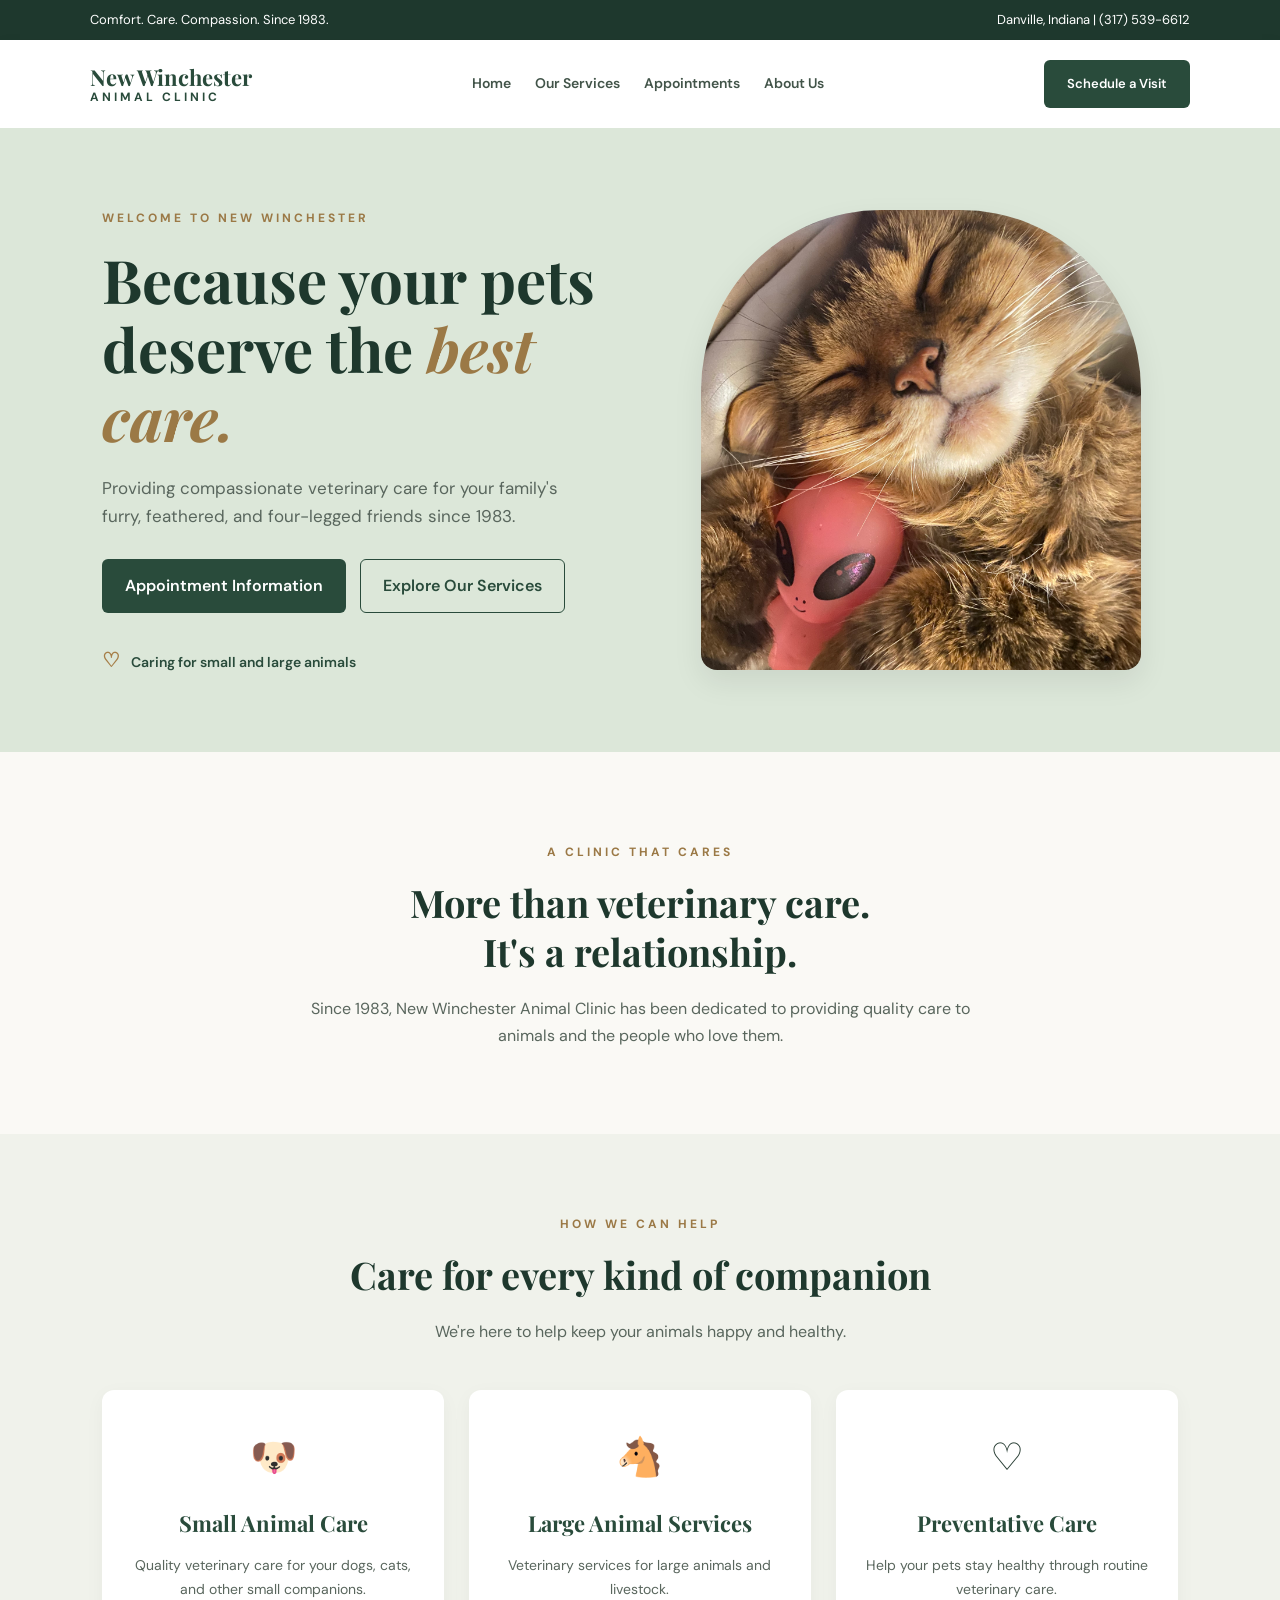
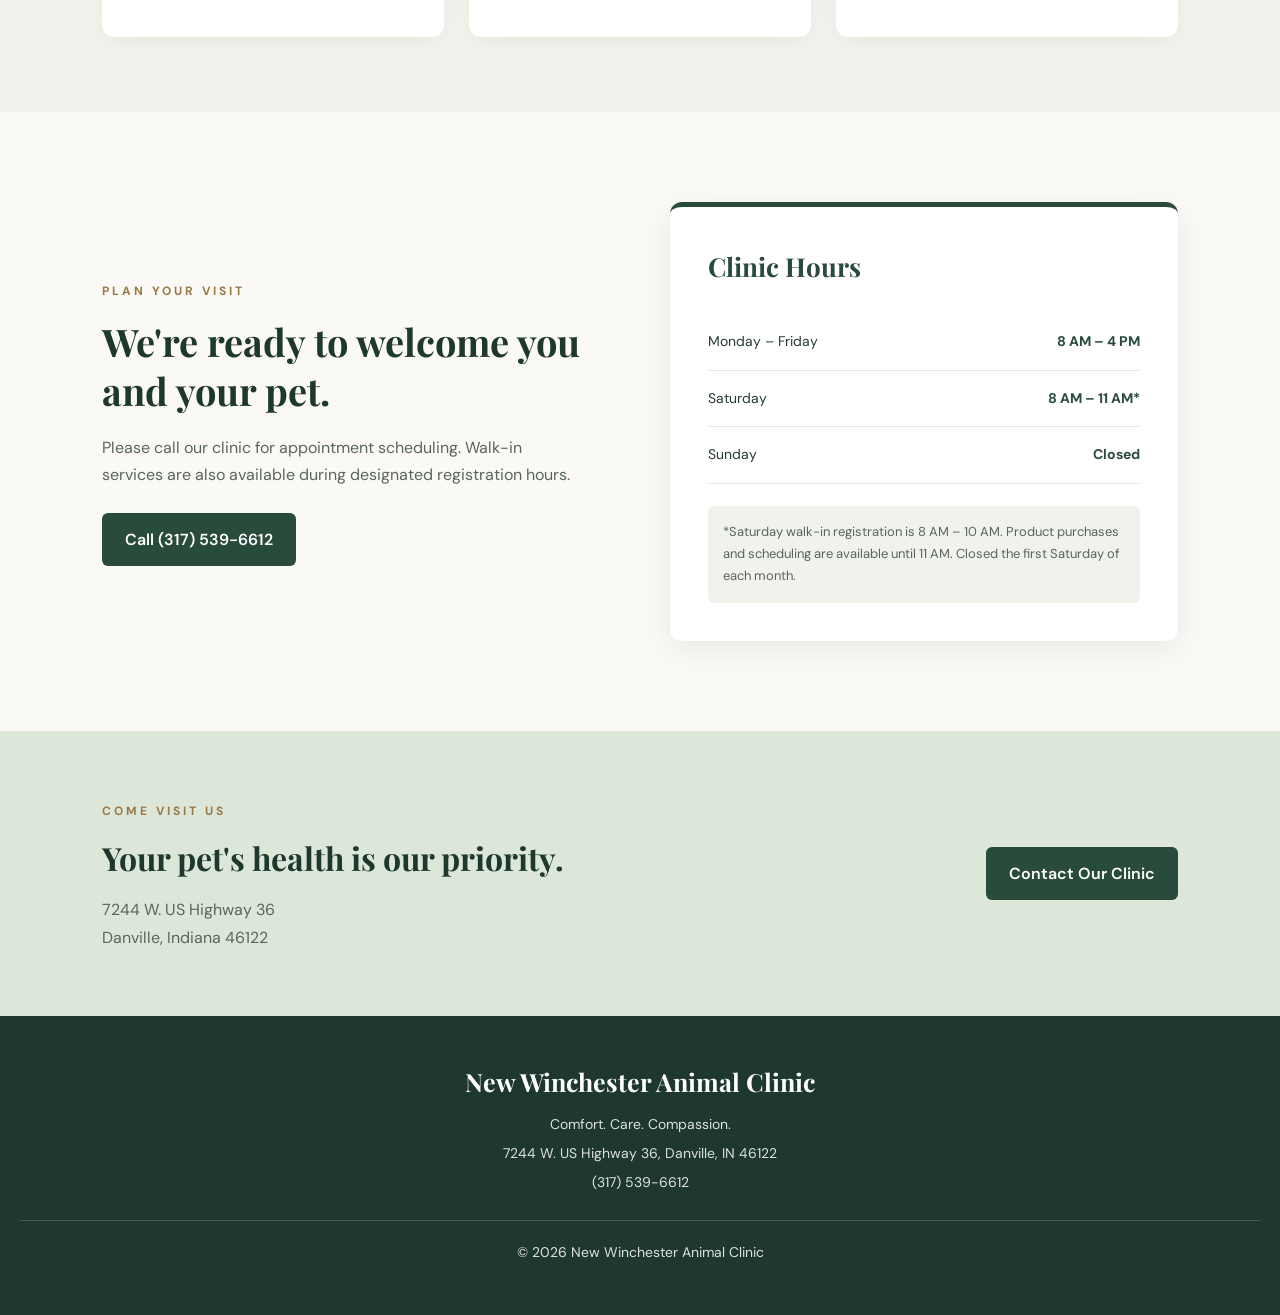
<file: index.html>
<!DOCTYPE html>
<html lang="en">
<head>
    <meta charset="UTF-8">
    <meta name="viewport" content="width=device-width, initial-scale=1.0">
    <title>New Winchester Animal Clinic</title>
    <link rel="stylesheet" href="styles.css">
    <link rel="preconnect" href="https://fonts.googleapis.com">
    <link rel="preconnect" href="https://fonts.gstatic.com" crossorigin>
    <link href="https://fonts.googleapis.com/css2?family=DM+Sans:wght@400;500;600;700&family=Playfair+Display:wght@600;700&display=swap" rel="stylesheet">
</head>

<body>

    <header class="top-bar">
        <p>Comfort. Care. Compassion. Since 1983.</p>
        <p>Danville, Indiana | (317) 539-6612</p>
    </header>

    
<nav class="navbar">
    <a href="index.html" class="logo">
        New Winchester
        <span>Animal Clinic</span>
    </a>

    <div class="nav-links">
        <a href="index.html">Home</a>
        <a href="services.html">Our Services</a>
        <a href="appointments.html">Appointments</a>
        <a href="about_us.html">About Us</a>
    </div>

    <a href="appointments.html" class="nav-button">
        Schedule a Visit
    </a>
</nav>


    <main>

        <section class="hero">
            <div class="hero-content">
                <span class="eyebrow">WELCOME TO NEW WINCHESTER</span>

                <h1>Because your pets deserve the <em>best care.</em></h1>

                <p>
                    Providing compassionate veterinary care for your
                    family's furry, feathered, and four-legged friends
                    since 1983.
                </p>

                <div class="hero-buttons">
                    <a href="#appointments" class="primary-button">
                        Appointment Information
                    </a>

                    <a href="#services" class="secondary-button">
                        Explore Our Services
                    </a>
                </div>

                <div class="hero-note">
                    <span>♡</span>
                    Caring for small and large animals
                </div>
            </div>

            <div class="hero-image">
                <img src="images/cat1.jpeg" alt="Cat at the veterinary clinic">
            </div>
        </section>

        <section class="welcome-section">
            <span class="eyebrow">A CLINIC THAT CARES</span>
            <h2>More than veterinary care.<br>It's a relationship.</h2>

            <p>
                Since 1983, New Winchester Animal Clinic has been
                dedicated to providing quality care to animals
                and the people who love them.
            </p>
        </section>

        <section class="services-section" id="services">
            <div class="section-heading">
                <span class="eyebrow">HOW WE CAN HELP</span>
                <h2>Care for every kind of companion</h2>
                <p>We're here to help keep your animals happy and healthy.</p>
            </div>

            <div class="service-grid">

                <div class="service-card">
                    <div class="service-icon">🐶</div>
                    <h3>Small Animal Care</h3>
                    <p>
                        Quality veterinary care for your dogs,
                        cats, and other small companions.
                    </p>
                </div>

                <div class="service-card">
                    <div class="service-icon">🐴</div>
                    <h3>Large Animal Services</h3>
                    <p>
                        Veterinary services for large animals
                        and livestock.
                    </p>
                </div>

                <div class="service-card">
                    <div class="service-icon">♡</div>
                    <h3>Preventative Care</h3>
                    <p>
                        Help your pets stay healthy through
                        routine veterinary care.
                    </p>
                </div>

            </div>
        </section>

        <section class="appointment-section" id="appointments">

            <div class="appointment-intro">
                <span class="eyebrow">PLAN YOUR VISIT</span>
                <h2>We're ready to welcome you and your pet.</h2>

                <p>
                    Please call our clinic for appointment scheduling.
                    Walk-in services are also available during designated
                    registration hours.
                </p>

                <a href="tel:3175396612" class="primary-button">
                    Call (317) 539-6612
                </a>
            </div>

            <div class="hours-card" id="hours">
                <h3>Clinic Hours</h3>

                <div class="hours-row">
                    <span>Monday – Friday</span>
                    <strong>8 AM – 4 PM</strong>
                </div>

                <div class="hours-row">
                    <span>Saturday</span>
                    <strong>8 AM – 11 AM*</strong>
                </div>

                <div class="hours-row">
                    <span>Sunday</span>
                    <strong>Closed</strong>
                </div>

                <div class="hours-note">
                    *Saturday walk-in registration is 8 AM – 10 AM.
                    Product purchases and scheduling are available
                    until 11 AM. Closed the first Saturday of each month.
                </div>
            </div>

        </section>

        <section class="contact-section" id="contact">
            <div>
                <span class="eyebrow">COME VISIT US</span>
                <h2>Your pet's health is our priority.</h2>
                <p>
                    7244 W. US Highway 36<br>
                    Danville, Indiana 46122
                </p>
            </div>

            <a href="tel:3175396612" class="primary-button">
                Contact Our Clinic
            </a>
        </section>

    </main>

    <footer class="footer">
        <h3>New Winchester Animal Clinic</h3>
        <p>Comfort. Care. Compassion.</p>
        <p>7244 W. US Highway 36, Danville, IN 46122</p>
        <p>(317) 539-6612</p>
        <p class="copyright">
            © 2026 New Winchester Animal Clinic
        </p>
    </footer>

</body>
</html>
</file>
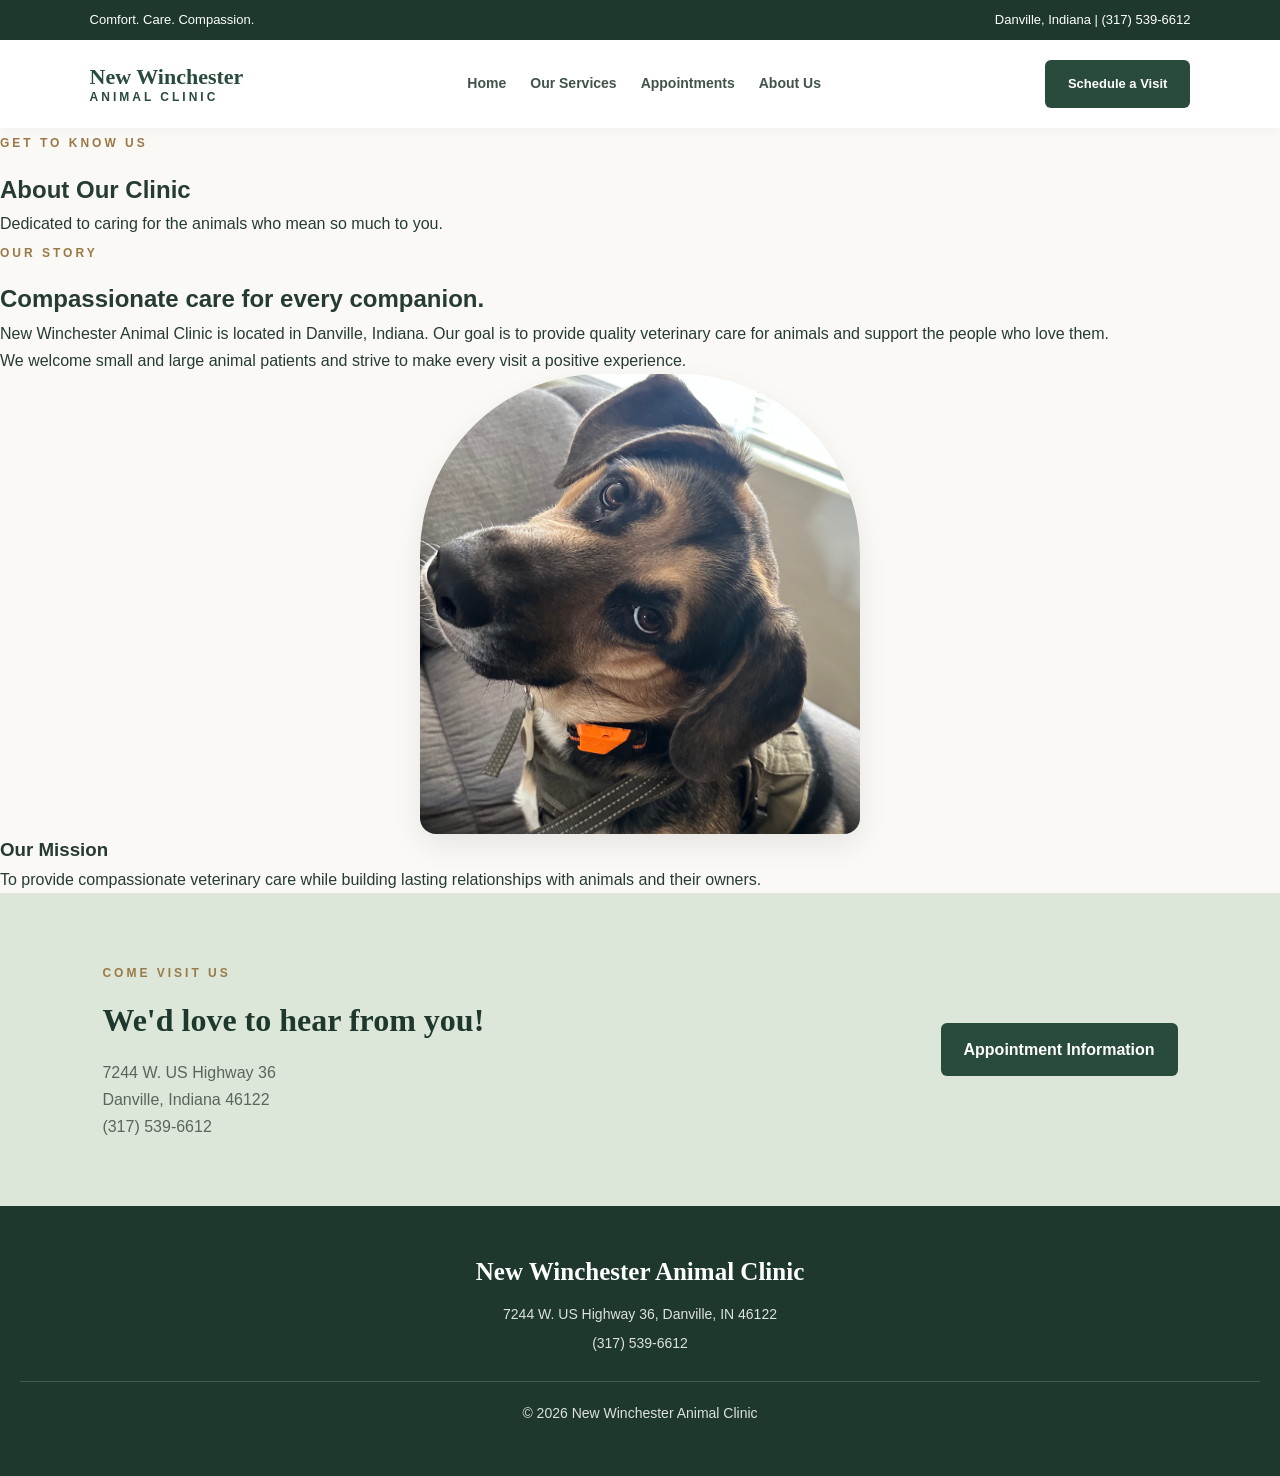
<file: about_us.html>
<!DOCTYPE html>
<html lang="en">
<head>
    <meta charset="UTF-8">
    <meta name="viewport" content="width=device-width, initial-scale=1.0">
    <title>About Us | New Winchester Animal Clinic</title>
    <link rel="stylesheet" href="styles.css">
</head>

<body>

<header class="top-bar">
    <p>Comfort. Care. Compassion.</p>
    <p>Danville, Indiana | (317) 539-6612</p>
</header>

<nav class="navbar">
    <a href="index.html" class="logo">
        New Winchester
        <span>Animal Clinic</span>
    </a>

    <div class="nav-links">
        <a href="index.html">Home</a>
        <a href="services.html">Our Services</a>
        <a href="appointments.html">Appointments</a>
        <a href="about_us.html">About Us</a>
    </div>

    <a href="appointments.html" class="nav-button">
        Schedule a Visit
    </a>
</nav>

<main>

    <section class="page-hero">
        <span class="eyebrow">GET TO KNOW US</span>
        <h1>About Our Clinic</h1>
        <p>Dedicated to caring for the animals who mean so much to you.</p>
    </section>

    <section class="page-content">

        <div class="appointment-layout">

            <div>
                <span class="eyebrow">OUR STORY</span>
                <h2>Compassionate care for every companion.</h2>

                <p>
                    New Winchester Animal Clinic is located in
                    Danville, Indiana. Our goal is to provide
                    quality veterinary care for animals and
                    support the people who love them.
                </p>

                <p>
                    We welcome small and large animal patients
                    and strive to make every visit a positive
                    experience.
                </p>
            </div>

            <div class="hero-image">
                <img
                    src="images/dog1.jpeg" alt="Dog tilting its head">        
            </div>

        </div>

        <div class="appointment-info">
            <h3>Our Mission</h3>

            <p>
                To provide compassionate veterinary care
                while building lasting relationships with
                animals and their owners.
            </p>
        </div>

        <div class="contact-section">
            <div>
                <span class="eyebrow">COME VISIT US</span>
                <h2>We'd love to hear from you!</h2>

                <p>
                    7244 W. US Highway 36<br>
                    Danville, Indiana 46122
                </p>

                <p>(317) 539-6612</p>
            </div>

            <a href="appointments.html" class="primary-button">
                Appointment Information
            </a>
        </div>

    </section>

</main>

<footer class="footer">
    <h3>New Winchester Animal Clinic</h3>
    <p>7244 W. US Highway 36, Danville, IN 46122</p>
    <p>(317) 539-6612</p>
    <p class="copyright">© 2026 New Winchester Animal Clinic</p>
</footer>

</body>
</html>
</file>
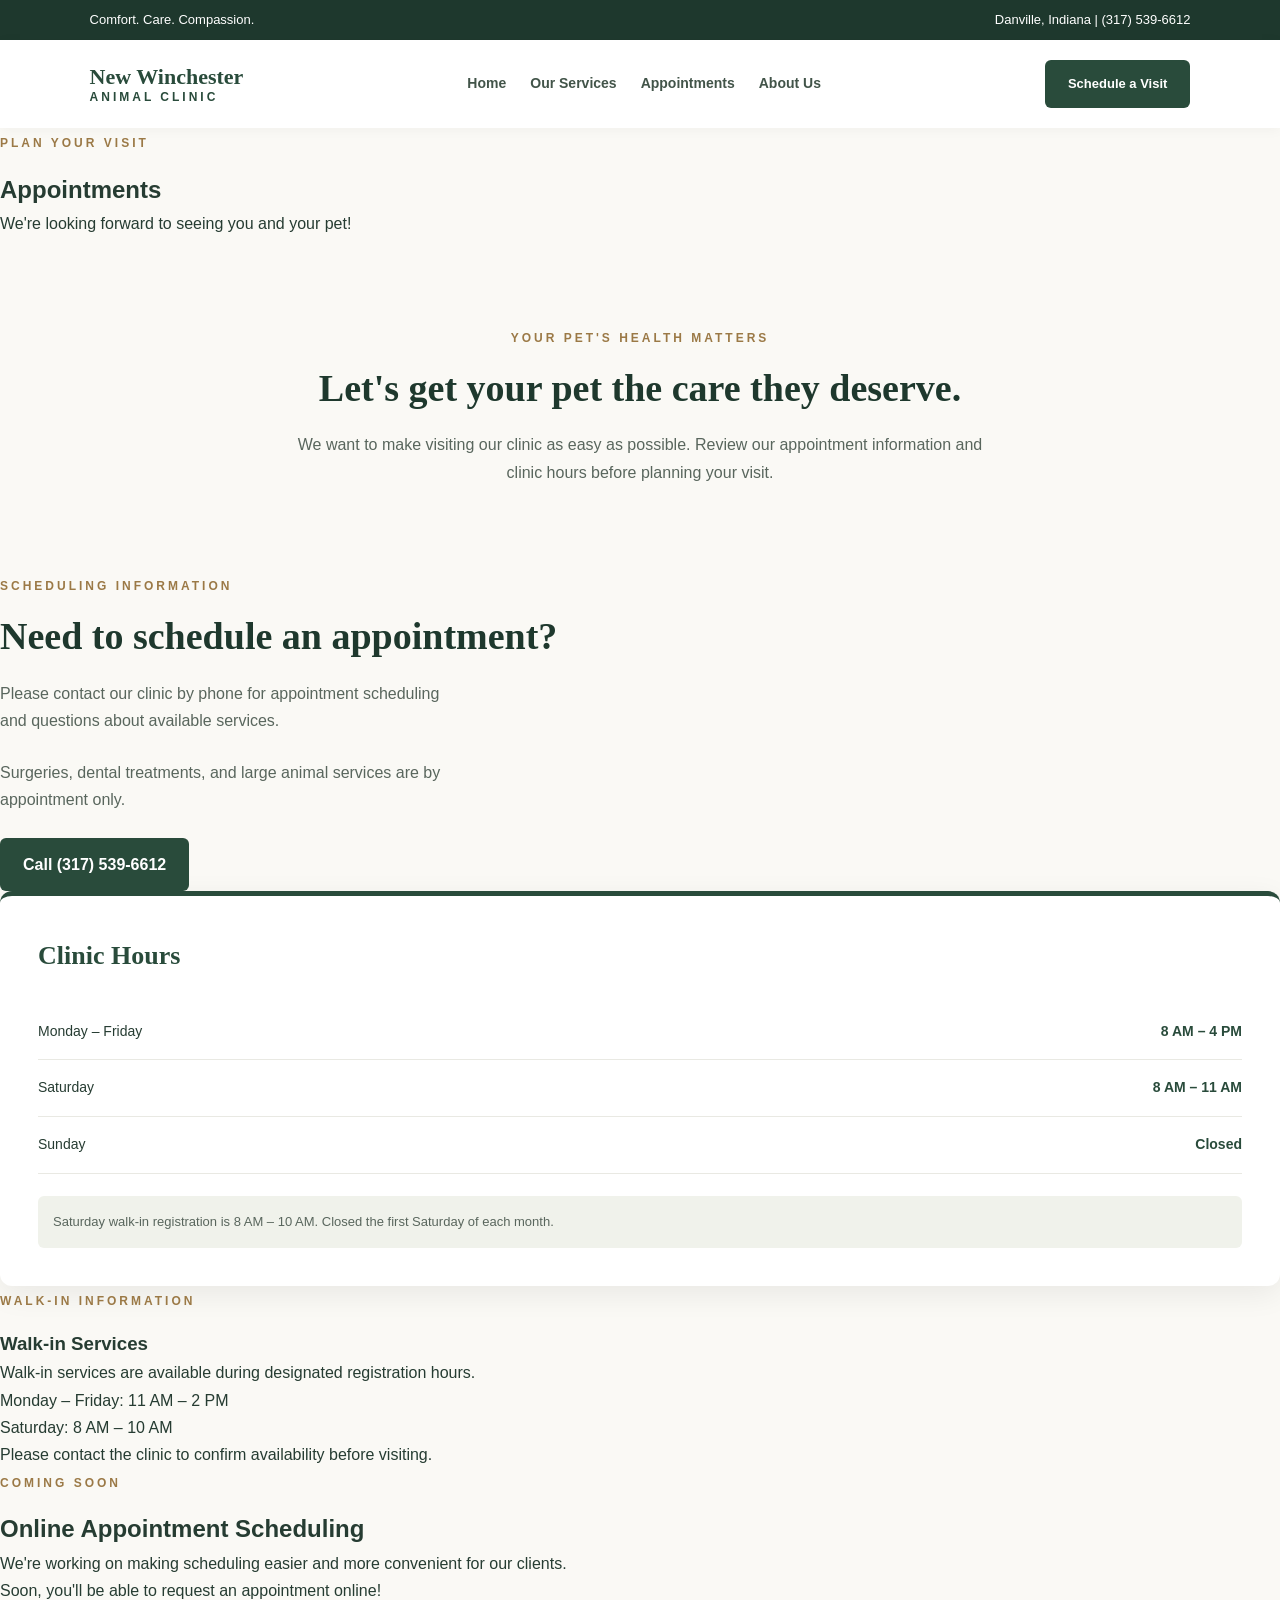
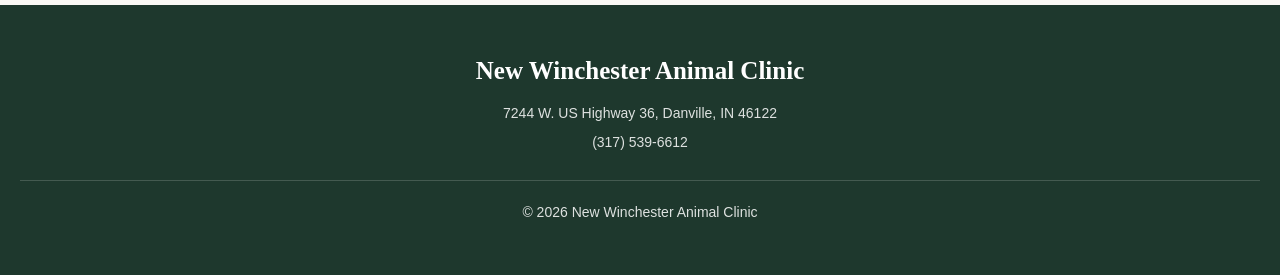
<file: appointments.html>
<!DOCTYPE html>
<html lang="en">
<head>
    <meta charset="UTF-8">
    <meta name="viewport" content="width=device-width, initial-scale=1.0">
    <title>Appointments | New Winchester Animal Clinic</title>
    <link rel="stylesheet" href="styles.css">
</head>

<body>

<header class="top-bar">
    <p>Comfort. Care. Compassion.</p>
    <p>Danville, Indiana | (317) 539-6612</p>
</header>

<nav class="navbar">
    <a href="index.html" class="logo">
        New Winchester
        <span>Animal Clinic</span>
    </a>

    <div class="nav-links">
        <a href="index.html">Home</a>
        <a href="services.html">Our Services</a>
        <a href="appointments.html">Appointments</a>
        <a href="about_us.html">About Us</a>
    </div>

    <a href="appointments.html" class="nav-button">
        Schedule a Visit
    </a>
</nav>

<main>

    <!-- Page Heading -->
    <section class="page-hero">
        <span class="eyebrow">PLAN YOUR VISIT</span>
        <h1>Appointments</h1>
        <p>We're looking forward to seeing you and your pet!</p>
    </section>

    <!-- Appointment Introduction -->
    <section class="welcome-section">

        <span class="eyebrow">YOUR PET'S HEALTH MATTERS</span>

        <h2>Let's get your pet the care they deserve.</h2>

        <p>
            We want to make visiting our clinic as easy
            as possible. Review our appointment information
            and clinic hours before planning your visit.
        </p>

    </section>

    <!-- Appointment Information -->
    <section class="page-content">

        <div class="appointment-layout">

            <div class="appointment-intro">

                <span class="eyebrow">SCHEDULING INFORMATION</span>

                <h2>Need to schedule an appointment?</h2>

                <p>
                    Please contact our clinic by phone
                    for appointment scheduling and questions
                    about available services.
                </p>

                <p>
                    Surgeries, dental treatments, and
                    large animal services are by appointment only.
                </p>

                <a href="tel:3175396612" class="primary-button">
                    Call (317) 539-6612
                </a>

            </div>

            <div class="hours-card">

                <h3>Clinic Hours</h3>

                <div class="hours-row">
                    <span>Monday – Friday</span>
                    <strong>8 AM – 4 PM</strong>
                </div>

                <div class="hours-row">
                    <span>Saturday</span>
                    <strong>8 AM – 11 AM</strong>
                </div>

                <div class="hours-row">
                    <span>Sunday</span>
                    <strong>Closed</strong>
                </div>

                <div class="hours-note">
                    Saturday walk-in registration is
                    8 AM – 10 AM. Closed the first
                    Saturday of each month.
                </div>

            </div>

        </div>

        <!-- Walk-In Information -->
        <div class="appointment-info">

            <span class="eyebrow">WALK-IN INFORMATION</span>

            <h3>Walk-in Services</h3>

            <p>
                Walk-in services are available during
                designated registration hours.
            </p>

            <p>
                Monday – Friday: 11 AM – 2 PM
            </p>

            <p>
                Saturday: 8 AM – 10 AM
            </p>

            <p>
                Please contact the clinic to confirm
                availability before visiting.
            </p>

        </div>

        <!-- Future Online Scheduling Feature -->
        <section class="online-booking">

            <span class="eyebrow">COMING SOON</span>

            <h2>Online Appointment Scheduling</h2>

            <p>
                We're working on making scheduling
                easier and more convenient for our clients.
            </p>

            <p>
                Soon, you'll be able to request an
                appointment online!
            </p>

            <!-- Future booking form will go here -->

        </section>

    </section>

</main>

<footer class="footer">
    <h3>New Winchester Animal Clinic</h3>
    <p>7244 W. US Highway 36, Danville, IN 46122</p>
    <p>(317) 539-6612</p>
    <p class="copyright">
        © 2026 New Winchester Animal Clinic
    </p>
</footer>

</body>
</html>
</file>
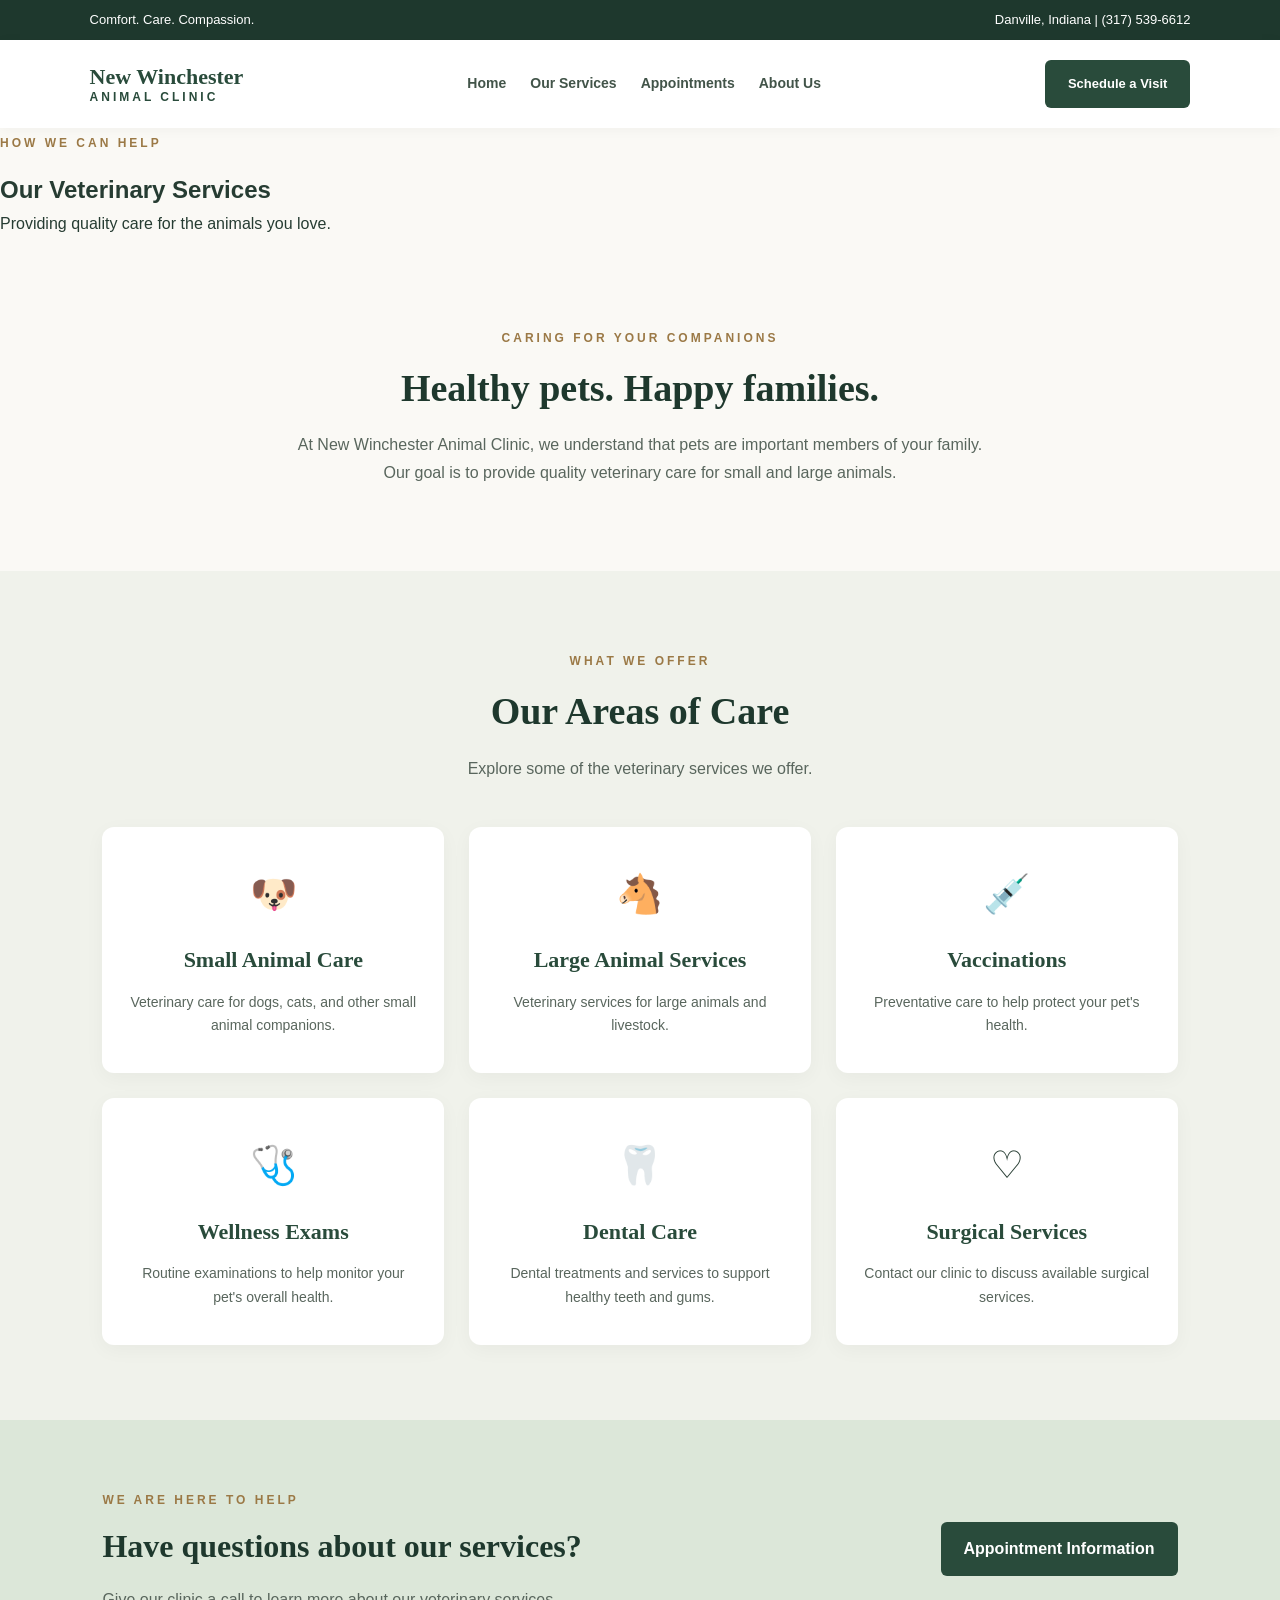
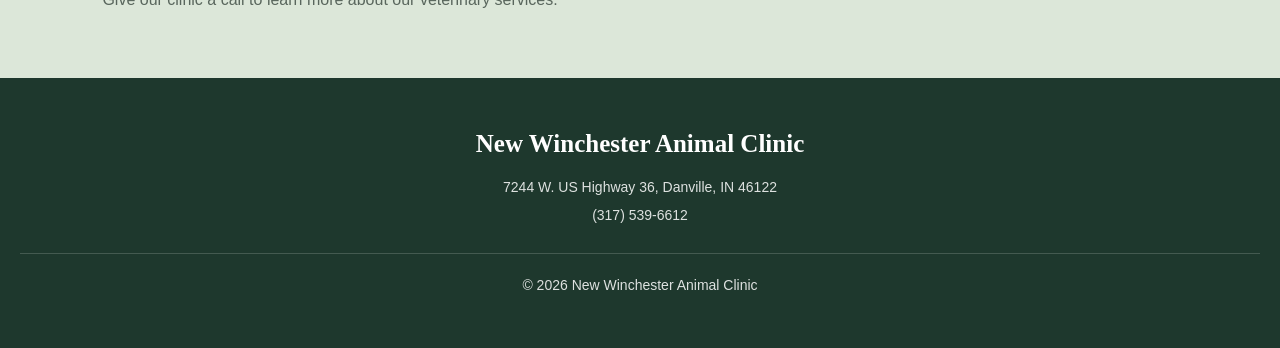
<file: services.html>
<!DOCTYPE html>
<html lang="en">
<head>
    <meta charset="UTF-8">
    <meta name="viewport" content="width=device-width, initial-scale=1.0">
    <title>Our Services | New Winchester Animal Clinic</title>
    <link rel="stylesheet" href="styles.css">
</head>

<body>

<header class="top-bar">
    <p>Comfort. Care. Compassion.</p>
    <p>Danville, Indiana | (317) 539-6612</p>
</header>

<nav class="navbar">
    <a href="index.html" class="logo">
        New Winchester
        <span>Animal Clinic</span>
    </a>

    <div class="nav-links">
        <a href="index.html">Home</a>
        <a href="services.html">Our Services</a>
        <a href="appointments.html">Appointments</a>
        <a href="about_us.html">About Us</a>
    </div>

    <a href="appointments.html" class="nav-button">
        Schedule a Visit
    </a>
</nav>

<main>

    <!-- Page Heading -->
    <section class="page-hero">
        <span class="eyebrow">HOW WE CAN HELP</span>
        <h1>Our Veterinary Services</h1>
        <p>Providing quality care for the animals you love.</p>
    </section>

    <!-- Introduction -->
    <section class="welcome-section">
        <span class="eyebrow">CARING FOR YOUR COMPANIONS</span>

        <h2>Healthy pets. Happy families.</h2>

        <p>
            At New Winchester Animal Clinic, we understand
            that pets are important members of your family.
            Our goal is to provide quality veterinary care
            for small and large animals.
        </p>
    </section>

    <!-- Services -->
    <section class="services-section" id="services">

        <div class="section-heading">
            <span class="eyebrow">WHAT WE OFFER</span>
            <h2>Our Areas of Care</h2>
            <p>Explore some of the veterinary services we offer.</p>
        </div>

        <div class="service-grid">

            <div class="service-card">
                <div class="service-icon">🐶</div>
                <h3>Small Animal Care</h3>
                <p>
                    Veterinary care for dogs, cats, and
                    other small animal companions.
                </p>
            </div>

            <div class="service-card">
                <div class="service-icon">🐴</div>
                <h3>Large Animal Services</h3>
                <p>
                    Veterinary services for large animals
                    and livestock.
                </p>
            </div>

            <div class="service-card">
                <div class="service-icon">💉</div>
                <h3>Vaccinations</h3>
                <p>
                    Preventative care to help protect
                    your pet's health.
                </p>
            </div>

            <div class="service-card">
                <div class="service-icon">🩺</div>
                <h3>Wellness Exams</h3>
                <p>
                    Routine examinations to help monitor
                    your pet's overall health.
                </p>
            </div>

            <div class="service-card">
                <div class="service-icon">🦷</div>
                <h3>Dental Care</h3>
                <p>
                    Dental treatments and services
                    to support healthy teeth and gums.
                </p>
            </div>

            <div class="service-card">
                <div class="service-icon">♡</div>
                <h3>Surgical Services</h3>
                <p>
                    Contact our clinic to discuss
                    available surgical services.
                </p>
            </div>

        </div>
    </section>

    <!-- Call to Action -->
    <section class="contact-section">

        <div>
            <span class="eyebrow">WE ARE HERE TO HELP</span>

            <h2>Have questions about our services?</h2>

            <p>
                Give our clinic a call to learn more
                about our veterinary services.
            </p>
        </div>

        <a href="appointments.html" class="primary-button">
            Appointment Information
        </a>

    </section>

</main>

<footer class="footer">
    <h3>New Winchester Animal Clinic</h3>
    <p>7244 W. US Highway 36, Danville, IN 46122</p>
    <p>(317) 539-6612</p>
    <p class="copyright">
        © 2026 New Winchester Animal Clinic
    </p>
</footer>

</body>
</html>
</file>
<file: styles.css>
/* RESET */
* {
    margin: 0;
    padding: 0;
    box-sizing: border-box;
}

html {
    scroll-behavior: smooth;
}

body {
    font-family: 'DM Sans', sans-serif;
    background: #faf9f5;
    color: #263c32;
    line-height: 1.7;
}

:root {
    --green: #294b3b;
    --dark-green: #1e382d;
    --sage: #dce7d9;
    --cream: #faf9f5;
    --gold: #c99b59;
    --text: #59665d;
}

/* TOP BAR */
.top-bar {
    background: var(--dark-green);
    color: white;
    padding: 9px 7%;
    display: flex;
    justify-content: space-between;
    font-size: 13px;
}

/* NAVIGATION */
.navbar {
    background: white;
    padding: 20px 7%;
    display: flex;
    align-items: center;
    justify-content: space-between;
    gap: 25px;
    box-shadow: 0 2px 12px rgba(0,0,0,0.04);
}

.logo {
    font-family: 'Playfair Display', serif;
    color: var(--green);
    font-size: 22px;
    font-weight: bold;
    text-decoration: none;
    line-height: 1.2;
}

.logo span {
    display: block;
    font-family: 'DM Sans', sans-serif;
    font-size: 12px;
    letter-spacing: 3px;
    text-transform: uppercase;
}

.nav-links {
    display: flex;
    align-items: center;
    gap: 24px;
}

.nav-links a {
    color: #425449;
    text-decoration: none;
    font-size: 14px;
    font-weight: 600;
    transition: color 0.3s;
}

.nav-links a:hover {
    color: var(--gold);
}

/* BUTTONS */
.primary-button,
.nav-button {
    display: inline-block;
    background: var(--green);
    color: white;
    padding: 13px 23px;
    border-radius: 6px;
    text-decoration: none;
    font-weight: 600;
    transition: 0.3s;
}

.primary-button:hover,
.nav-button:hover {
    background: var(--gold);
    transform: translateY(-2px);
}

.nav-button {
    white-space: nowrap;
    font-size: 13px;
}

/* HERO */
.hero {
    display: grid;
    grid-template-columns: 1fr 1fr;
    align-items: center;
    gap: 50px;
    padding: 75px 8%;
    background: var(--sage);
}

.hero-content {
    max-width: 580px;
}

.eyebrow {
    color: #9b7946;
    font-size: 12px;
    font-weight: 700;
    letter-spacing: 3px;
    display: inline-block;
    margin-bottom: 16px;
}

.hero h1 {
    font-family: 'Playfair Display', serif;
    font-size: clamp(38px, 5vw, 60px);
    line-height: 1.15;
    color: var(--dark-green);
    margin-bottom: 22px;
}

.hero h1 em {
    color: #9b7946;
}

.hero-content > p {
    color: var(--text);
    font-size: 17px;
    margin-bottom: 28px;
    max-width: 480px;
}

.hero-buttons {
    display: flex;
    flex-wrap: wrap;
    align-items: center;
    gap: 14px;
}

.secondary-button {
    color: var(--green);
    border: 1px solid var(--green);
    padding: 12px 22px;
    border-radius: 6px;
    text-decoration: none;
    font-weight: 600;
    transition: 0.3s;
}

.secondary-button:hover {
    background: white;
}

.hero-note {
    margin-top: 30px;
    color: var(--green);
    font-size: 14px;
    font-weight: 600;
}

.hero-note span {
    color: #a67e48;
    font-size: 20px;
    margin-right: 8px;
}

.hero-image {
    display: flex;
    justify-content: center;
}

.hero-image img {
    width: 100%;
    max-width: 440px;
    height: 460px;
    object-fit: cover;
    object-position: center top; /* Anchors the top so ears/head aren't cropped */
    border-radius: 180px 180px 16px 16px;
    box-shadow: 0 12px 30px rgba(0, 0, 0, 0.08);
}

/* WELCOME */
.welcome-section {
    text-align: center;
    padding: 85px 20px;
    max-width: 750px;
    margin: auto;
}

.welcome-section h2,
.section-heading h2,
.appointment-intro h2,
.contact-section h2 {
    font-family: 'Playfair Display', serif;
    font-size: 38px;
    line-height: 1.3;
    color: var(--dark-green);
    margin-bottom: 18px;
}

.welcome-section p {
    color: var(--text);
    font-size: 16px;
}

/* SERVICES */
.services-section {
    padding: 75px 8%;
    background: #f0f2eb;
}

.section-heading {
    text-align: center;
    margin-bottom: 45px;
}

.section-heading p {
    color: var(--text);
}

.service-grid {
    display: grid;
    grid-template-columns: repeat(3, 1fr);
    gap: 25px;
    max-width: 1150px;
    margin: auto;
}

.service-card {
    background: white;
    padding: 35px 28px;
    border-radius: 12px;
    text-align: center;
    box-shadow: 0 5px 20px rgba(0,0,0,0.04);
    transition: transform 0.3s, box-shadow 0.3s;
}

.service-card:hover {
    transform: translateY(-7px);
    box-shadow: 0 12px 25px rgba(0,0,0,0.08);
}

.service-icon {
    font-size: 38px;
    margin-bottom: 15px;
}

.service-card h3 {
    font-family: 'Playfair Display', serif;
    font-size: 22px;
    margin-bottom: 12px;
    color: var(--green);
}

.service-card p {
    color: var(--text);
    font-size: 14px;
}

/* APPOINTMENTS */
.appointment-section {
    padding: 90px 8%;
    display: grid;
    grid-template-columns: 1fr 1fr;
    gap: 60px;
    align-items: center;
}

.appointment-intro p {
    color: var(--text);
    margin-bottom: 25px;
    max-width: 470px;
}

.hours-card {
    background: white;
    padding: 38px;
    border-radius: 12px;
    box-shadow: 0 8px 30px rgba(0,0,0,0.07);
    border-top: 5px solid var(--green);
}

.hours-card h3 {
    font-family: 'Playfair Display', serif;
    color: var(--green);
    font-size: 26px;
    margin-bottom: 25px;
}

.hours-row {
    display: flex;
    justify-content: space-between;
    gap: 15px;
    padding: 16px 0;
    border-bottom: 1px solid #e9e9e3;
    font-size: 14px;
}

.hours-row strong {
    color: var(--green);
    white-space: nowrap;
}

.hours-note {
    background: #f0f2eb;
    padding: 15px;
    margin-top: 22px;
    border-radius: 6px;
    color: var(--text);
    font-size: 13px;
}

/* CONTACT */
.contact-section {
    background: var(--sage);
    padding: 65px 8%;
    display: flex;
    align-items: center;
    justify-content: space-between;
    gap: 30px;
}

.contact-section h2 {
    font-size: 32px;
}

.contact-section p {
    color: var(--text);
}

/* FOOTER */
.footer {
    background: var(--dark-green);
    color: white;
    text-align: center;
    padding: 45px 20px;
}

.footer h3 {
    font-family: 'Playfair Display', serif;
    font-size: 25px;
    margin-bottom: 10px;
}

.footer p {
    font-size: 14px;
    opacity: 0.85;
    margin-bottom: 5px;
}

.copyright {
    border-top: 1px solid rgba(255,255,255,0.2);
    margin-top: 25px;
    padding-top: 20px;
}

/* RESPONSIVE DESIGN */
@media (max-width: 950px) {
    .navbar {
        flex-wrap: wrap;
    }

    .nav-links {
        flex-wrap: wrap;
        gap: 15px;
    }

    .hero {
        gap: 30px;
    }

    .appointment-section {
        gap: 30px;
    }
}

@media (max-width: 700px) {
    .top-bar {
        flex-direction: column;
        text-align: center;
        gap: 4px;
    }

    .navbar {
        flex-direction: column;
    }

    .nav-links {
        justify-content: center;
    }

    .hero {
        grid-template-columns: 1fr;
        padding: 50px 7%;
    }

    .hero-image img {
        height: 300px;
        border-radius: 80px 80px 12px 12px;
    }

    .service-grid {
        grid-template-columns: 1fr;
    }

    .appointment-section {
        grid-template-columns: 1fr;
        padding: 55px 7%;
    }

    .contact-section {
        flex-direction: column;
        text-align: center;
    }

    .welcome-section h2,
    .section-heading h2,
    .appointment-intro h2 {
        font-size: 30px;
    }
}

@media (max-width: 400px) {
    .nav-links {
        flex-direction: column;
    }

    .hero-buttons {
        flex-direction: column;
        align-items: stretch;
    }

    .hours-card {
        padding: 22px;
    }

    .hours-row {
        font-size: 12px;
    }
}
</file>
